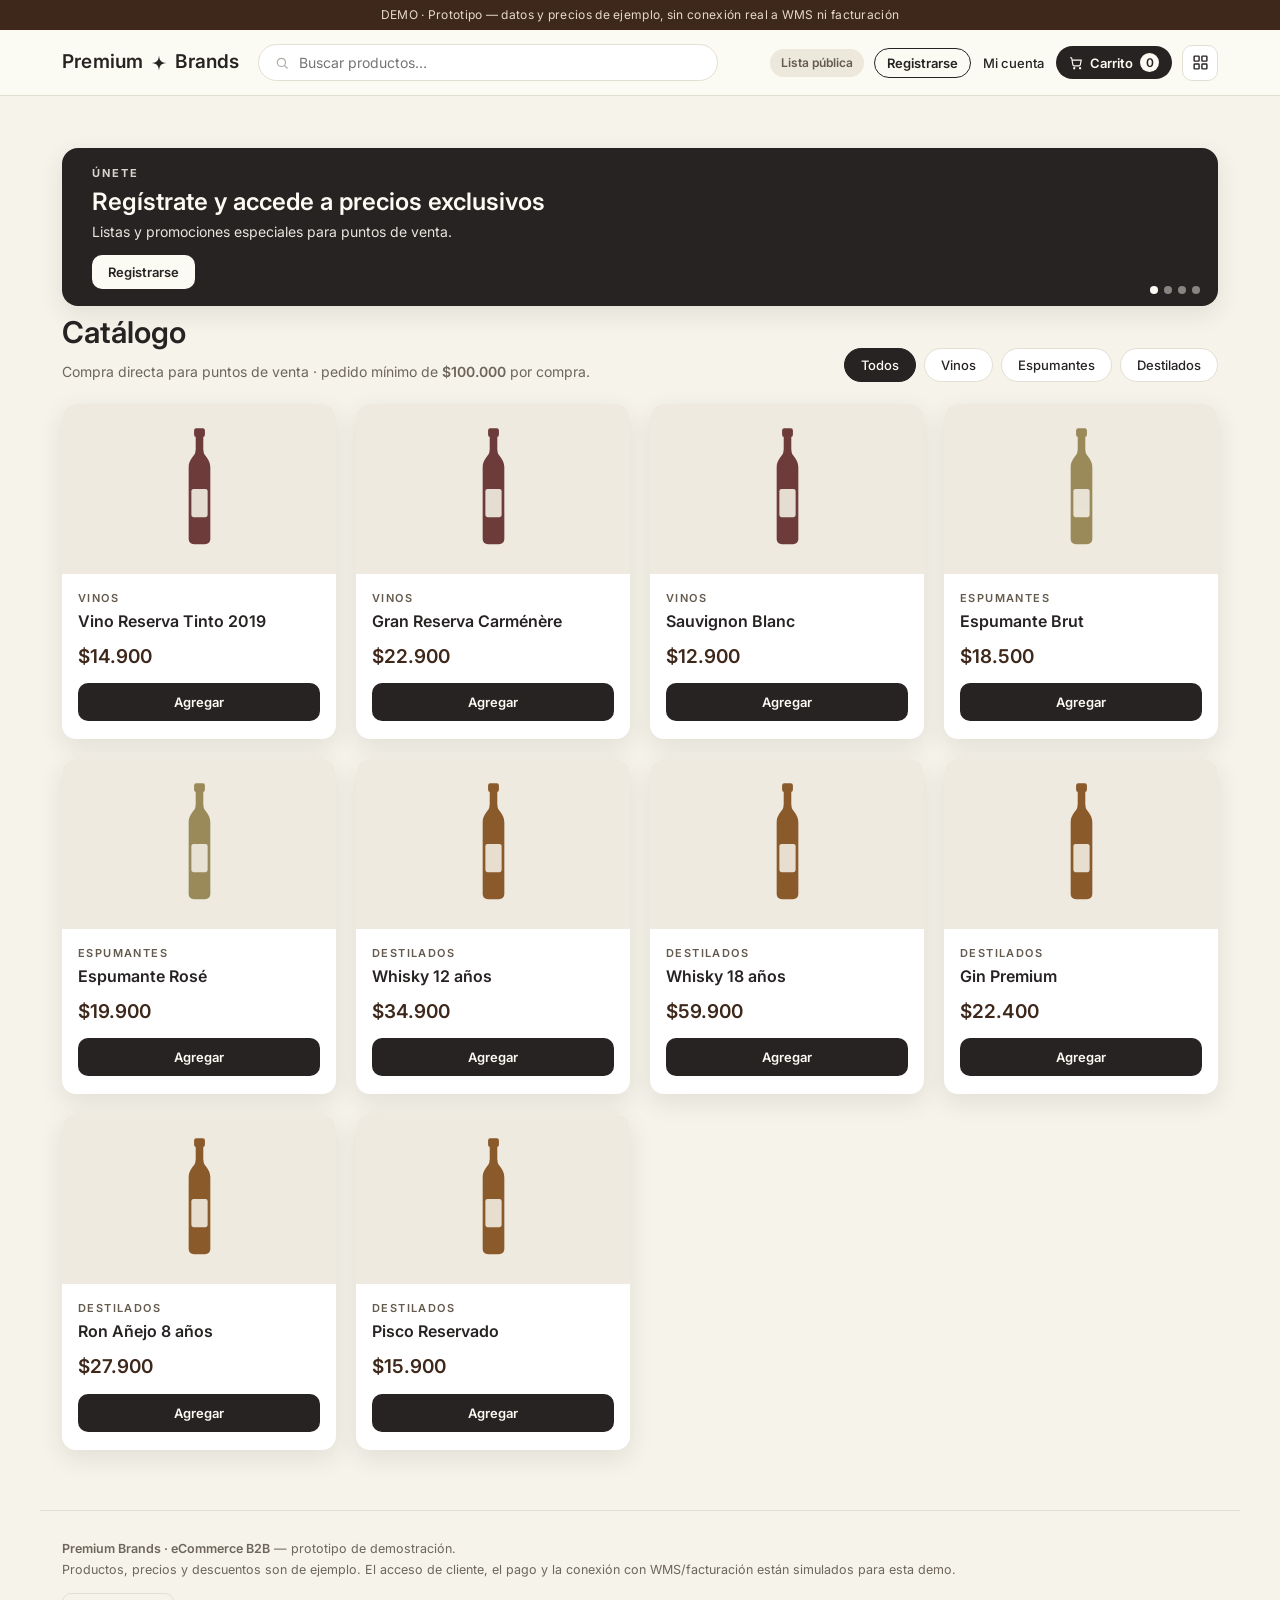
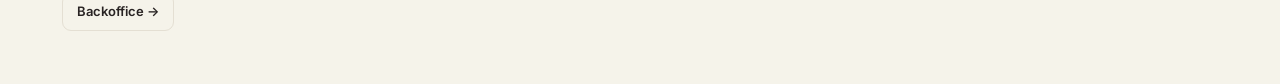
<file: index.html>
<!DOCTYPE html>
<html lang="es">
<head>
  <meta charset="UTF-8" />
  <meta name="viewport" content="width=device-width, initial-scale=1.0" />
  <title>Premium Brands · eCommerce B2B (Demo)</title>
  <meta name="description" content="Demo del canal de compra B2B para puntos de venta de Premium Brands." />
  <link rel="preconnect" href="https://api.fontshare.com" crossorigin />
  <link rel="preconnect" href="https://fonts.googleapis.com" />
  <link rel="preconnect" href="https://fonts.gstatic.com" crossorigin />
  <link href="https://api.fontshare.com/v2/css?f[]=clash-grotesk@400,500,600,700&display=swap" rel="stylesheet" />
  <link href="https://fonts.googleapis.com/css2?family=Inter:wght@400;500;600;700&family=Playfair+Display:ital,wght@0,500;1,500&display=swap" rel="stylesheet" />
  <link rel="stylesheet" href="styles.css" />
</head>
<body>
  <!-- Cinta demo -->
  <div class="demo-ribbon">DEMO · Prototipo — datos y precios de ejemplo, sin conexión real a WMS ni facturación</div>

  <!-- Header -->
  <header class="topbar">
    <div class="topbar-inner">
      <a class="brand" href="#" aria-label="Premium Brands">
        <span class="brand-word">Premium</span>
        <span class="brand-star" aria-hidden="true"></span>
        <span class="brand-word">Brands</span>
      </a>

      <div class="search" role="search">
        <span class="search-ic" aria-hidden="true"></span>
        <input id="search" type="text" placeholder="Buscar productos…" autocomplete="off" />
      </div>

      <div class="topbar-actions">
        <span id="listBadge" class="list-badge list-public">Lista pública</span>
        <button id="registerBtn" class="btn-outline">Registrarse</button>
        <button id="accountBtn" class="btn-ghost">Mi cuenta</button>
        <button id="cartBtn" class="btn-cart" aria-label="Ver carrito">
          <span class="cart-ic" aria-hidden="true"></span>
          Carrito <span id="cartCount" class="cart-count">0</span>
        </button>
        <a id="adminBtn" class="btn-admin" href="admin.html" title="Backoffice" aria-label="Backoffice"><span class="admin-ic" aria-hidden="true"></span></a>
      </div>
    </div>
  </header>

  <!-- Banner cliente -->
  <div id="clientBanner" class="client-banner" hidden>
    <span class="banner-star" aria-hidden="true"></span>
    <span>Estás viendo <strong>precios y promociones exclusivas para clientes</strong>. Bienvenido de vuelta, <strong id="clientName">Cartera Premium</strong>.</span>
  </div>

  <!-- Contenido -->
  <main class="wrap">
    <div id="carousel" class="carousel" hidden></div>

    <div class="cat-head">
      <div>
        <h1 class="cat-title">Catálogo</h1>
        <p class="cat-sub">Compra directa para puntos de venta · pedido mínimo de <strong id="minLabel">$100.000</strong> por compra.</p>
      </div>
      <div id="filters" class="filters"></div>
    </div>

    <section id="grid" class="grid" aria-live="polite"></section>
    <p id="emptyState" class="empty" hidden>No encontramos productos con ese criterio.</p>
  </main>

  <footer class="foot">
    <p><strong>Premium Brands · eCommerce B2B</strong> — prototipo de demostración.</p>
    <p>Productos, precios y descuentos son de ejemplo. El acceso de cliente, el pago y la conexión con WMS/facturación están simulados para esta demo.</p>
    <p><a class="foot-admin" href="admin.html">Backoffice →</a></p>
  </footer>

  <!-- Carrito (drawer) -->
  <div id="overlay" class="overlay" hidden></div>
  <aside id="cart" class="cart-drawer" aria-label="Carrito" hidden>
    <div class="cart-top">
      <h2 id="cartTitle">Tu pedido</h2>
      <button id="cartClose" class="icon-close" aria-label="Cerrar">×</button>
    </div>

    <!-- Vista carrito -->
    <div id="cartView" class="cart-view">
      <div id="cartItems" class="cart-items"></div>
      <div class="cart-foot">
        <div class="cart-row">
          <span>Subtotal</span>
          <strong id="cartSubtotal">$0</strong>
        </div>
        <div id="minHint" class="min-hint"></div>
        <button id="checkoutBtn" class="btn-primary btn-block" disabled>Confirmar pedido</button>
        <p id="cartNote" class="cart-note"></p>
      </div>
    </div>

    <!-- Vista pago (cliente no registrado) -->
    <div id="payView" class="cart-view" hidden>
      <div class="pay-body">
        <button id="payBack" class="pay-back">← Volver al carrito</button>
        <h3 class="pay-title">Datos y pago</h3>
        <p class="pay-sub">Completa tus datos para la factura y realiza el pago.</p>

        <div class="pay-section">Datos de facturación</div>
        <label class="field"><span>Nombre y apellido</span><input id="bName" type="text" placeholder="Nombre Apellido" autocomplete="name" /></label>
        <label class="field"><span>RUT</span><input id="bRut" type="text" placeholder="12.345.678-9" /></label>
        <label class="field"><span>Razón social</span><input id="bRazon" type="text" placeholder="Comercial Los Andes SpA" autocomplete="organization" /></label>
        <label class="field"><span>RUT empresa</span><input id="bRutEmp" type="text" placeholder="76.543.210-K" /></label>
        <div class="pay-row">
          <label class="field"><span>Teléfono</span><input id="bFono" type="text" inputmode="tel" placeholder="+56 9 1234 5678" autocomplete="tel" /></label>
          <label class="field"><span>Email</span><input id="bEmail" type="email" placeholder="correo@negocio.cl" autocomplete="email" /></label>
        </div>

        <div class="pay-section pay-section-div">Pago</div>
        <label class="field"><span>Nombre en la tarjeta</span><input id="payName" type="text" placeholder="Nombre Apellido" autocomplete="cc-name" /></label>
        <label class="field"><span>Número de tarjeta</span><input id="payCard" type="text" inputmode="numeric" placeholder="4242 4242 4242 4242" autocomplete="cc-number" /></label>
        <div class="pay-row">
          <label class="field"><span>Vencimiento</span><input id="payExp" type="text" placeholder="MM/AA" autocomplete="cc-exp" /></label>
          <label class="field"><span>CVV</span><input id="payCvv" type="text" inputmode="numeric" placeholder="123" autocomplete="cc-csc" /></label>
        </div>
        <p id="payError" class="login-error" hidden>Completa todos los datos requeridos.</p>
        <button id="paySubmit" class="btn-primary btn-block">Pagar <span id="payAmount">$0</span></button>
        <p class="cart-note">Pago simulado — no se procesa ningún cobro real.</p>
      </div>
    </div>
  </aside>

  <!-- Login (modal) -->
  <div id="loginModal" class="modal" hidden>
    <div class="modal-card">
      <button class="icon-close modal-close" data-close aria-label="Cerrar">×</button>
      <h2 class="modal-title">Acceso de clientes</h2>
      <p class="modal-sub">Ingresa con tu usuario para ver <strong>precios y promociones exclusivas</strong>.</p>
      <label class="field"><span>Usuario</span><input id="user" type="text" placeholder="cliente" autocomplete="username" /></label>
      <label class="field"><span>Contraseña</span><input id="pass" type="password" placeholder="••••••••" autocomplete="current-password" /></label>
      <p id="loginError" class="login-error" hidden>Ingresa un usuario y una contraseña.</p>
      <button id="loginSubmit" class="btn-primary btn-block">Ingresar</button>
      <p class="demo-cred">Demo · ingresa cualquier usuario y contraseña para ver la lista de cliente.</p>
    </div>
  </div>

  <!-- Registro (modal) -->
  <div id="regModal" class="modal" hidden>
    <div class="modal-card">
      <button class="icon-close modal-close" data-close-reg aria-label="Cerrar">×</button>
      <div id="regForm">
        <h2 class="modal-title">Registro de punto de venta</h2>
        <p class="modal-sub">Déjanos tus datos y un vendedor se pondrá en contacto.</p>
        <label class="field"><span>Nombre y apellido</span><input id="rName" type="text" placeholder="Nombre Apellido" autocomplete="name" /></label>
        <label class="field"><span>RUT</span><input id="rRut" type="text" placeholder="12.345.678-9" /></label>
        <label class="field"><span>Razón social</span><input id="rRazon" type="text" placeholder="Comercial Los Andes SpA" autocomplete="organization" /></label>
        <label class="field"><span>RUT empresa</span><input id="rRutEmp" type="text" placeholder="76.543.210-K" /></label>
        <div class="pay-row">
          <label class="field"><span>Teléfono</span><input id="rFono" type="text" inputmode="tel" placeholder="+56 9 1234 5678" autocomplete="tel" /></label>
          <label class="field"><span>Email</span><input id="rEmail" type="email" placeholder="correo@negocio.cl" autocomplete="email" /></label>
        </div>
        <p id="regError" class="login-error" hidden>Completa todos los datos.</p>
        <button id="regSubmit" class="btn-primary btn-block">Enviar registro</button>
      </div>
      <div id="regDone" class="reg-done" hidden>
        <div class="ok-badge" aria-hidden="true">✓</div>
        <h2 class="modal-title">¡Registro recibido!</h2>
        <p class="ok-text">Un vendedor se pondrá en contacto contigo a la brevedad.</p>
        <p class="ok-sim"><em>Demo — registro guardado localmente para el backoffice.</em></p>
        <button id="regDoneClose" class="btn-primary btn-block">Cerrar</button>
      </div>
    </div>
  </div>

  <!-- Confirmación (modal) -->
  <div id="okModal" class="modal" hidden>
    <div class="modal-card center">
      <div class="ok-badge" aria-hidden="true">✓</div>
      <h2 class="modal-title" id="okTitle">¡Pedido recibido!</h2>
      <p class="modal-sub">Pedido <strong id="orderNo">PB-0000</strong> por <strong id="orderTotal">$0</strong>.</p>
      <p class="ok-text" id="okText">El pedido ingresa a la bodega de Premium Brands (WMS) y se emite la factura correspondiente.</p>
      <div id="okExtra" class="okextra" hidden></div>
      <p class="ok-sim"><em>Demo — sin conexión real a WMS ni facturación.</em></p>
      <button id="okClose" class="btn-primary btn-block">Seguir comprando</button>
    </div>
  </div>

  <script src="app.js"></script>
</body>
</html>
</file>
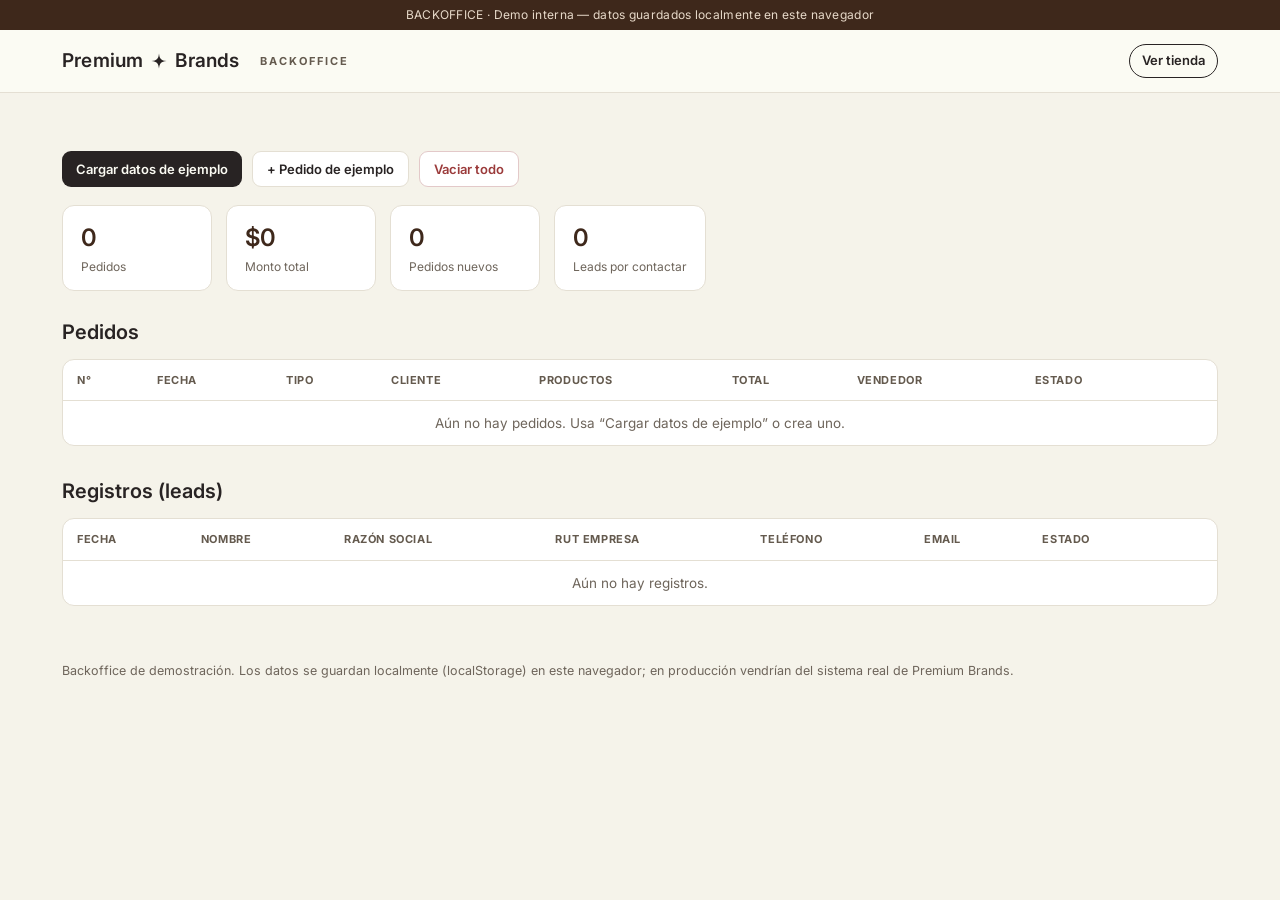
<file: admin.html>
<!DOCTYPE html>
<html lang="es">
<head>
  <meta charset="UTF-8" />
  <meta name="viewport" content="width=device-width, initial-scale=1.0" />
  <title>Premium Brands · Backoffice (Demo)</title>
  <link rel="preconnect" href="https://api.fontshare.com" crossorigin />
  <link rel="preconnect" href="https://fonts.googleapis.com" />
  <link rel="preconnect" href="https://fonts.gstatic.com" crossorigin />
  <link href="https://api.fontshare.com/v2/css?f[]=clash-grotesk@400,500,600,700&display=swap" rel="stylesheet" />
  <link href="https://fonts.googleapis.com/css2?family=Inter:wght@400;500;600;700&family=Playfair+Display:ital,wght@0,500;1,500&display=swap" rel="stylesheet" />
  <link rel="stylesheet" href="styles.css" />
</head>
<body>
  <div class="demo-ribbon">BACKOFFICE · Demo interna — datos guardados localmente en este navegador</div>

  <header class="topbar">
    <div class="topbar-inner">
      <a class="brand" href="index.html" aria-label="Premium Brands">
        <span class="brand-word">Premium</span>
        <span class="brand-star" aria-hidden="true"></span>
        <span class="brand-word">Brands</span>
      </a>
      <span class="admin-badgeword">Backoffice</span>
      <div class="topbar-actions">
        <a class="btn-outline" href="index.html">Ver tienda</a>
      </div>
    </div>
  </header>

  <main class="wrap">
    <div class="admin-bar">
      <button id="seedBtn" class="btn-mini">Cargar datos de ejemplo</button>
      <button id="fakeBtn" class="btn-mini ghost">+ Pedido de ejemplo</button>
      <button id="clearBtn" class="btn-mini danger">Vaciar todo</button>
    </div>

    <div id="stats" class="admin-stats"></div>

    <h2 class="admin-h">Pedidos</h2>
    <div class="table-wrap">
      <table class="tbl">
        <thead><tr>
          <th>N°</th><th>Fecha</th><th>Tipo</th><th>Cliente</th><th>Productos</th>
          <th>Total</th><th>Vendedor</th><th>Estado</th><th></th>
        </tr></thead>
        <tbody id="ordersBody"></tbody>
      </table>
    </div>

    <h2 class="admin-h">Registros (leads)</h2>
    <div class="table-wrap">
      <table class="tbl">
        <thead><tr>
          <th>Fecha</th><th>Nombre</th><th>Razón social</th><th>RUT empresa</th>
          <th>Teléfono</th><th>Email</th><th>Estado</th><th></th>
        </tr></thead>
        <tbody id="leadsBody"></tbody>
      </table>
    </div>

    <p class="foot" style="border:0;padding-left:0">Backoffice de demostración. Los datos se guardan localmente (localStorage) en este navegador; en producción vendrían del sistema real de Premium Brands.</p>
  </main>

  <script src="admin.js"></script>
</body>
</html>
</file>
<file: styles.css>
:root{
  --ink:#282323;        /* Ébano Mate */
  --taupe:#645A4E;      /* Café Late */
  --bistre:#3E281B;     /* Bistre */
  --ivory:#F5F3EA;      /* Mármol (cálido) */
  --white:#FFFFFF;
  --off:#FBFBF3;
  --line:#E4DFD3;
  --muted:#6E655B;
  --muted-d:#B7ADA2;
  --tile:#EFEADF;
  --gold:#8A6A45;
  --ok:#5C6E42;
  --ok-bg:#E9EDDF;
  --font-title:'Clash Grotesk','Inter',system-ui,sans-serif;
  --font-body:'Inter',system-ui,-apple-system,'Segoe UI',Roboto,sans-serif;
  --font-acc:'Playfair Display',Georgia,serif;
  --radius:14px;
  --shadow:0 8px 24px rgba(60,52,40,.10);
}
*{box-sizing:border-box}
[hidden]{display:none !important}
html,body{margin:0;padding:0}
body{
  font-family:var(--font-body);
  color:var(--ink);
  background:var(--ivory);
  -webkit-font-smoothing:antialiased;
  line-height:1.5;
}
h1,h2{font-family:var(--font-title);font-weight:600;margin:0}
strong{font-weight:600}
button{font-family:var(--font-body);cursor:pointer}
input{font-family:var(--font-body)}

/* estrella / destello */
.brand-star,.banner-star,.search-ic,.cart-ic{
  display:inline-block;background-repeat:no-repeat;background-position:center;background-size:contain;
}
.brand-star{width:16px;height:16px;background-image:url("data:image/svg+xml,%3Csvg xmlns='http://www.w3.org/2000/svg' viewBox='0 0 100 100'%3E%3Cpath d='M50 3C53.5 37 63 46.5 97 50 63 53.5 53.5 63 50 97 46.5 63 37 53.5 3 50 37 46.5 46.5 37 50 3Z' fill='%23282323'/%3E%3C/svg%3E")}
.banner-star{width:14px;height:14px;background-image:url("data:image/svg+xml,%3Csvg xmlns='http://www.w3.org/2000/svg' viewBox='0 0 100 100'%3E%3Cpath d='M50 3C53.5 37 63 46.5 97 50 63 53.5 53.5 63 50 97 46.5 63 37 53.5 3 50 37 46.5 46.5 37 50 3Z' fill='%23FBFBF3'/%3E%3C/svg%3E")}

/* cinta demo */
.demo-ribbon{
  background:var(--bistre);color:#E7D9C9;font-size:12px;letter-spacing:.3px;
  text-align:center;padding:6px 14px;
}

/* header */
.topbar{position:sticky;top:0;z-index:40;background:var(--off);border-bottom:1px solid var(--line)}
.topbar-inner{
  max-width:1200px;margin:0 auto;padding:14px 22px;display:flex;align-items:center;gap:18px;
}
.brand{display:flex;align-items:center;gap:8px;text-decoration:none;color:var(--ink)}
.brand-word{font-family:var(--font-title);font-weight:600;font-size:19px;letter-spacing:.2px}
.search{
  flex:1;max-width:460px;display:flex;align-items:center;gap:8px;
  background:var(--white);border:1px solid var(--line);border-radius:999px;padding:8px 16px;
}
.search-ic{width:15px;height:15px;opacity:.55;background-image:url("data:image/svg+xml,%3Csvg xmlns='http://www.w3.org/2000/svg' viewBox='0 0 24 24' fill='none' stroke='%236E655B' stroke-width='2' stroke-linecap='round'%3E%3Ccircle cx='11' cy='11' r='7'/%3E%3Cline x1='21' y1='21' x2='16.5' y2='16.5'/%3E%3C/svg%3E")}
.search input{border:0;outline:0;background:transparent;width:100%;font-size:14px;color:var(--ink)}
.topbar-actions{display:flex;align-items:center;gap:10px;margin-left:auto}
.list-badge{font-size:12px;font-weight:600;padding:5px 11px;border-radius:999px;white-space:nowrap}
.list-public{background:#EDE8DC;color:var(--taupe)}
.list-client{background:var(--ink);color:var(--off)}
.btn-ghost{background:transparent;border:0;color:var(--ink);font-size:13px;font-weight:500;padding:7px 2px}
.btn-ghost:hover{color:var(--taupe)}
.btn-cart{
  display:flex;align-items:center;gap:7px;background:var(--ink);color:var(--off);
  border:0;border-radius:999px;padding:7px 13px;font-size:13px;font-weight:600;
}
.btn-cart:hover{background:#3a3330}
.cart-ic{width:14px;height:14px;background-image:url("data:image/svg+xml,%3Csvg xmlns='http://www.w3.org/2000/svg' viewBox='0 0 24 24' fill='none' stroke='%23FBFBF3' stroke-width='2' stroke-linecap='round' stroke-linejoin='round'%3E%3Ccircle cx='9' cy='21' r='1'/%3E%3Ccircle cx='19' cy='21' r='1'/%3E%3Cpath d='M2.5 3h2l2.2 12.4a2 2 0 0 0 2 1.6h8.6a2 2 0 0 0 2-1.6L21 7H6'/%3E%3C/svg%3E")}
.cart-count{background:var(--off);color:var(--ink);border-radius:999px;min-width:19px;height:19px;display:inline-flex;align-items:center;justify-content:center;font-size:12px;padding:0 5px}
.btn-admin{display:inline-flex;align-items:center;justify-content:center;width:36px;height:36px;border:1px solid var(--line);border-radius:10px;background:var(--white);text-decoration:none;flex:0 0 auto}
.btn-admin:hover{background:var(--tile)}
.admin-ic{width:17px;height:17px;background:center/contain no-repeat url("data:image/svg+xml,%3Csvg xmlns='http://www.w3.org/2000/svg' viewBox='0 0 24 24' fill='none' stroke='%23282323' stroke-width='2' stroke-linecap='round' stroke-linejoin='round'%3E%3Crect x='3' y='3' width='7' height='7' rx='1'/%3E%3Crect x='14' y='3' width='7' height='7' rx='1'/%3E%3Crect x='14' y='14' width='7' height='7' rx='1'/%3E%3Crect x='3' y='14' width='7' height='7' rx='1'/%3E%3C/svg%3E")}

/* banner cliente */
.client-banner{
  background:var(--ink);color:var(--off);font-size:14px;
  display:flex;align-items:center;justify-content:center;gap:10px;padding:11px 18px;text-align:center;
}

/* contenido */
.wrap{max-width:1200px;margin:0 auto;padding:30px 22px 60px}
.cat-head{display:flex;align-items:flex-end;justify-content:space-between;gap:20px;flex-wrap:wrap;margin-bottom:22px}
.cat-title{font-size:30px}
.cat-sub{margin:6px 0 0;color:var(--muted);font-size:14px}
.filters{display:flex;gap:8px;flex-wrap:wrap}
.chip{
  background:var(--white);border:1px solid var(--line);color:var(--ink);
  border-radius:999px;padding:8px 16px;font-size:13px;font-weight:500;
}
.chip.active{background:var(--ink);color:var(--off);border-color:var(--ink)}

.grid{display:grid;grid-template-columns:repeat(4,1fr);gap:20px}
.card{
  background:var(--white);border-radius:var(--radius);box-shadow:var(--shadow);
  display:flex;flex-direction:column;overflow:hidden;
}
.card-img{background:var(--tile);height:170px;display:flex;align-items:center;justify-content:center}
.card-img svg{height:130px}
.card-body{padding:16px 16px 18px;display:flex;flex-direction:column;flex:1}
.card-cat{font-size:11px;font-weight:600;letter-spacing:1.4px;text-transform:uppercase;color:var(--taupe)}
.card-name{font-family:var(--font-title);font-weight:600;font-size:16px;margin:5px 0 auto;line-height:1.2}
.price-row{display:flex;align-items:baseline;gap:8px;margin-top:12px}
.price{font-family:var(--font-title);font-weight:600;font-size:19px;color:var(--bistre)}
.price-old{font-size:13px;color:var(--muted);text-decoration:line-through}
.price-tag{font-size:11px;font-weight:700;color:var(--gold);background:#F3ECDF;border-radius:6px;padding:2px 6px}
.add{
  margin-top:12px;background:var(--ink);color:var(--off);border:0;border-radius:10px;
  padding:11px;font-size:13px;font-weight:600;width:100%;
}
.add:hover{background:#3a3330}
.add.in-cart{background:var(--white);color:var(--ink);border:1px solid var(--ink)}
.qty{display:flex;align-items:center;justify-content:space-between;margin-top:12px;
  border:1px solid var(--line);border-radius:10px;overflow:hidden}
.qty button{background:var(--white);border:0;width:40px;height:40px;font-size:18px;color:var(--ink)}
.qty button:hover{background:var(--tile)}
.qty span{font-weight:600;font-size:14px}

.empty{text-align:center;color:var(--muted);padding:40px}

/* footer */
.foot{max-width:1200px;margin:0 auto;padding:26px 22px 50px;color:var(--muted);font-size:12.5px;border-top:1px solid var(--line)}
.foot p{margin:3px 0}
.foot-admin{display:inline-block;margin-top:10px;color:var(--ink);font-weight:600;font-size:13px;text-decoration:none;border:1px solid var(--line);border-radius:9px;padding:8px 14px}
.foot-admin:hover{background:var(--ink);color:var(--off)}

/* overlay + drawer */
.overlay{position:fixed;inset:0;background:rgba(40,35,35,.5);z-index:50}
.cart-drawer{
  position:fixed;top:0;right:0;height:100%;width:400px;max-width:92vw;background:var(--off);
  z-index:60;display:flex;flex-direction:column;box-shadow:-12px 0 40px rgba(40,35,35,.22);
}
.cart-top{display:flex;align-items:center;justify-content:space-between;padding:20px 22px;border-bottom:1px solid var(--line)}
.cart-top h2{font-size:20px}
.icon-close{background:transparent;border:0;font-size:26px;line-height:1;color:var(--muted)}
.icon-close:hover{color:var(--ink)}
.cart-view{flex:1;display:flex;flex-direction:column;min-height:0}
.cart-items{flex:1;overflow-y:auto;padding:10px 22px}
.ci{display:flex;gap:12px;padding:14px 0;border-bottom:1px solid var(--line)}
.ci-thumb{width:46px;height:56px;background:var(--tile);border-radius:8px;flex:0 0 auto;display:flex;align-items:center;justify-content:center}
.ci-thumb svg{height:42px}
.ci-main{flex:1;min-width:0}
.ci-name{font-weight:600;font-size:14px}
.ci-price{color:var(--muted);font-size:13px;margin-top:2px}
.ci-controls{display:flex;align-items:center;gap:10px;margin-top:8px}
.ci-controls button{width:28px;height:28px;border:1px solid var(--line);background:var(--white);border-radius:7px;font-size:15px;color:var(--ink)}
.ci-controls span{font-size:13px;font-weight:600;min-width:18px;text-align:center}
.ci-line{font-weight:600;font-size:14px;white-space:nowrap}
.cart-empty{color:var(--muted);text-align:center;padding:50px 10px}
.cart-foot{padding:18px 22px 22px;border-top:1px solid var(--line);background:var(--off)}
.cart-row{display:flex;justify-content:space-between;align-items:center;font-size:15px;margin-bottom:10px}
.cart-row strong{font-family:var(--font-title);font-size:20px}
.min-hint{font-size:13px;margin-bottom:12px;min-height:18px}
.min-hint.warn{color:var(--taupe)}
.min-hint.ok{color:var(--ok);background:var(--ok-bg);padding:8px 12px;border-radius:9px;font-weight:500}
.cart-note{font-size:11.5px;color:var(--muted);margin:12px 0 0;text-align:center}

/* vista de pago (no registrados) */
.pay-body{flex:1;overflow-y:auto;padding:18px 22px 22px}
.pay-back{background:transparent;border:0;color:var(--taupe);font-size:13px;font-weight:600;padding:0 0 12px;cursor:pointer}
.pay-back:hover{color:var(--ink)}
.pay-title{font-family:var(--font-title);font-weight:600;font-size:18px;margin:0 0 2px}
.pay-sub{color:var(--muted);font-size:13px;margin:0 0 16px}
.pay-row{display:flex;gap:12px}
.pay-row .field{flex:1}
.pay-section{font-size:11px;font-weight:700;letter-spacing:1px;text-transform:uppercase;color:var(--taupe);margin:2px 0 10px}
.pay-section-div{margin-top:6px;padding-top:16px;border-top:1px solid var(--line)}

.btn-primary{background:var(--ink);color:var(--off);border:0;border-radius:11px;padding:14px;font-size:15px;font-weight:600}
.btn-primary:hover:not(:disabled){background:#3a3330}
.btn-primary:disabled{background:#CFC7BA;color:#8A8175;cursor:not-allowed}
.btn-block{width:100%}
.btn-outline{background:transparent;border:1px solid var(--ink);color:var(--ink);border-radius:999px;padding:6px 12px;font-size:13px;font-weight:600;text-decoration:none;display:inline-block}
.btn-outline:hover{background:var(--ink);color:var(--off)}
.reg-done{text-align:center}

/* carrusel de banners */
.carousel{position:relative;margin:22px 0 4px;border-radius:16px;overflow:hidden;height:158px;box-shadow:var(--shadow)}
.carousel-track{position:absolute;inset:0}
.slide{position:absolute;inset:0;display:flex;flex-direction:column;justify-content:center;padding:24px 30px;color:var(--off);opacity:0;transition:opacity .5s ease;pointer-events:none}
.slide.active{opacity:1;pointer-events:auto}
.slide-kicker{font-size:11px;font-weight:700;letter-spacing:2px;text-transform:uppercase;opacity:.82;margin-bottom:6px}
.slide-title{font-family:var(--font-title);font-weight:600;font-size:24px;line-height:1.15;margin:0 0 5px;max-width:74%}
.slide-sub{font-size:14px;opacity:.9;max-width:66%}
.slide-cta{margin-top:13px;align-self:flex-start;background:var(--off);color:var(--ink);border:0;border-radius:10px;padding:9px 16px;font-weight:600;font-size:13px;cursor:pointer;text-decoration:none;display:inline-block}
.slide-cta:hover{background:#fff}
.dots{position:absolute;bottom:12px;right:18px;display:flex;gap:6px;z-index:2}
.dot{width:8px;height:8px;border-radius:50%;background:rgba(251,251,243,.45);border:0;padding:0;cursor:pointer}
.dot.active{background:var(--off)}

/* modales */
.modal{position:fixed;inset:0;z-index:70;background:rgba(40,35,35,.5);display:flex;align-items:center;justify-content:center;padding:20px}
.modal-card{background:var(--off);border-radius:16px;padding:30px 28px;width:400px;max-width:100%;position:relative;box-shadow:0 20px 60px rgba(40,35,35,.3)}
.modal-card.center{text-align:center}
.modal-close{position:absolute;top:14px;right:16px}
.modal-title{font-size:22px;margin-bottom:6px}
.modal-sub{color:var(--muted);font-size:14px;margin:0 0 18px}
.field{display:block;margin-bottom:14px}
.field span{display:block;font-size:12px;font-weight:600;color:var(--taupe);margin-bottom:5px}
.field input{width:100%;padding:12px 14px;border:1px solid var(--line);border-radius:10px;font-size:15px;background:var(--white)}
.field input:focus{outline:2px solid var(--taupe);outline-offset:-1px}
.login-error{color:#9B3B3B;font-size:13px;margin:0 0 12px}
.demo-cred{font-size:12px;color:var(--muted);text-align:center;margin:14px 0 0}
.demo-cred code{background:var(--tile);padding:2px 6px;border-radius:5px;font-size:12px}
.ok-badge{width:56px;height:56px;border-radius:50%;background:var(--ok-bg);color:var(--ok);font-size:28px;
  display:flex;align-items:center;justify-content:center;margin:0 auto 14px}
.ok-text{font-size:14px;color:var(--ink);margin:0 0 6px}
.ok-sim{font-size:12px;color:var(--muted);margin:0 0 18px}

/* despacho + vendedor (lista pública) */
.okextra{margin:14px 0 4px;text-align:left}
.ship{background:var(--ok-bg);color:var(--ok);font-size:13px;font-weight:500;padding:9px 12px;border-radius:9px;margin-bottom:12px;text-align:center}
.seller{border:1px solid var(--line);border-radius:11px;padding:12px 14px;background:var(--white)}
.seller-h{font-size:11px;font-weight:700;letter-spacing:1px;text-transform:uppercase;color:var(--taupe);margin-bottom:4px}
.seller-name{font-family:var(--font-title);font-weight:600;font-size:16px;color:var(--ink);margin-bottom:6px}
.seller-row{font-size:13px;color:var(--ink);margin-top:2px}
.seller-row span{color:var(--muted);display:inline-block;width:70px}
.seller-note{font-size:11px;color:var(--muted);margin-top:8px}
.ok-invoice{font-size:13px;color:var(--ink);margin:0 0 12px;text-align:center}

/* responsive */
@media (max-width:1000px){ .grid{grid-template-columns:repeat(3,1fr)} }
@media (max-width:720px){
  .search{display:none}
  .grid{grid-template-columns:repeat(2,1fr);gap:14px}
  .brand-word{font-size:17px}
  .topbar-actions{gap:8px}
  .btn-ghost{display:none}
  .btn-admin{display:none}
  .cat-title{font-size:24px}
  .carousel{height:180px}
  .slide-title{font-size:20px;max-width:100%}
  .slide-sub{max-width:100%}
}
@media (max-width:440px){
  .grid{grid-template-columns:1fr 1fr;gap:12px}
  .card-img{height:140px}
  .card-img svg{height:104px}
}

/* ===== Backoffice (admin.html) ===== */
.admin-badgeword{font-family:var(--font-body);font-size:11px;font-weight:700;letter-spacing:2px;text-transform:uppercase;color:var(--taupe);margin-left:2px}
.admin-bar{display:flex;gap:10px;flex-wrap:wrap;margin:28px 0 18px}
.admin-stats{display:flex;gap:14px;flex-wrap:wrap;margin:0 0 26px}
.stat{background:var(--white);border:1px solid var(--line);border-radius:12px;padding:14px 18px;min-width:150px}
.stat-n{font-family:var(--font-title);font-weight:600;font-size:24px;color:var(--bistre)}
.stat-l{font-size:12px;color:var(--muted);margin-top:2px}
.admin-h{font-family:var(--font-title);font-weight:600;font-size:20px;margin:6px 0 12px}
.table-wrap{overflow-x:auto;border:1px solid var(--line);border-radius:12px;background:var(--white);margin-bottom:30px}
table.tbl{width:100%;border-collapse:collapse;font-size:13.5px;min-width:760px}
table.tbl th{text-align:left;font-size:11px;letter-spacing:.6px;text-transform:uppercase;color:var(--taupe);padding:12px 14px;border-bottom:1px solid var(--line);white-space:nowrap}
table.tbl td{padding:12px 14px;border-bottom:1px solid var(--line);vertical-align:top}
table.tbl tr:last-child td{border-bottom:0}
.badge{font-size:11px;font-weight:700;padding:3px 9px;border-radius:999px;white-space:nowrap}
.b-pub{background:#EDE8DC;color:var(--taupe)}
.b-reg{background:var(--ink);color:var(--off)}
.est-sel{border:1px solid var(--line);border-radius:8px;padding:6px 8px;font-size:12.5px;background:var(--white);color:var(--ink)}
.lnk-del{background:transparent;border:0;color:#9B3B3B;font-size:12.5px;font-weight:600;cursor:pointer}
.lnk-del:hover{text-decoration:underline}
.empty-row td{padding:26px;text-align:center;color:var(--muted)}
.btn-mini{background:var(--ink);color:var(--off);border:0;border-radius:9px;padding:9px 14px;font-size:13px;font-weight:600;cursor:pointer}
.btn-mini:hover{background:#3a3330}
.btn-mini.ghost{background:var(--white);color:var(--ink);border:1px solid var(--line)}
.btn-mini.ghost:hover{background:var(--tile)}
.btn-mini.danger{background:var(--white);color:#9B3B3B;border:1px solid #E3C9C9}
.admin-items{color:var(--muted);font-size:12px;max-width:220px}
.mono{font-variant-numeric:tabular-nums}
</file>
